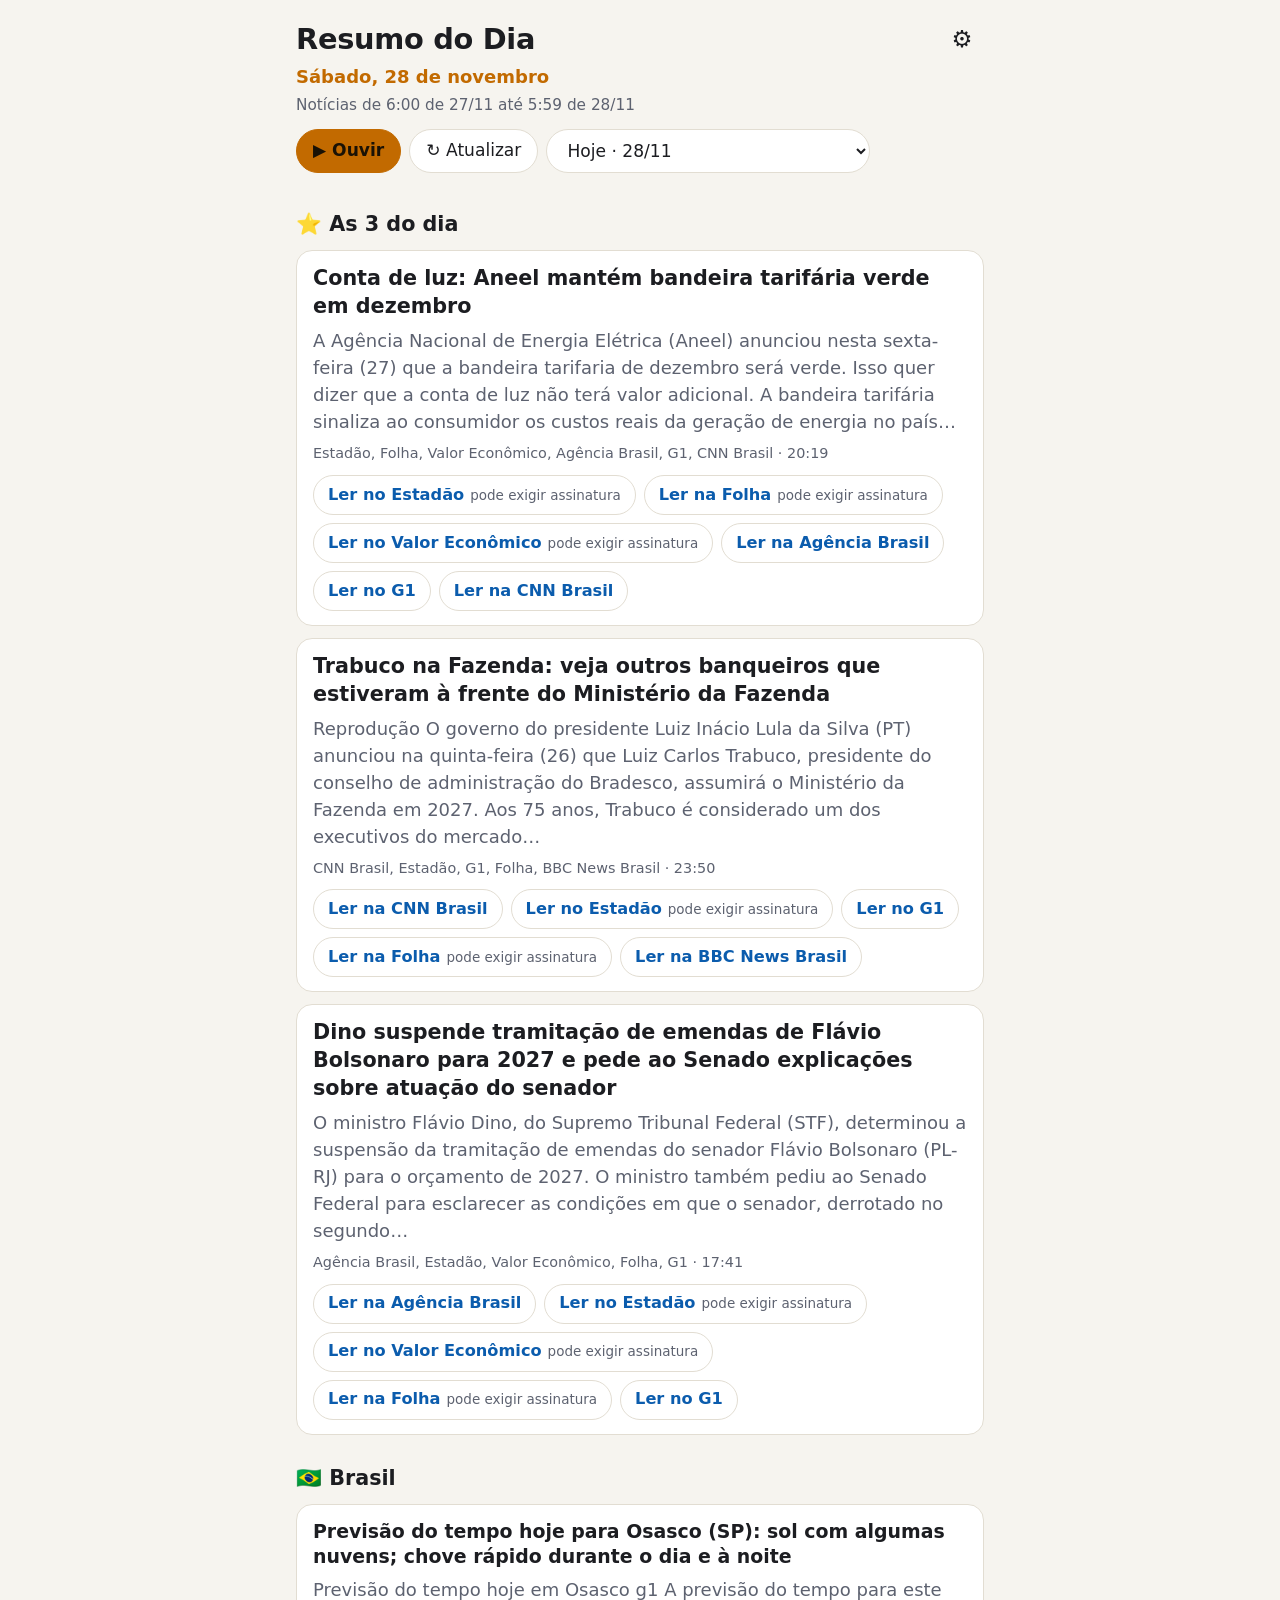
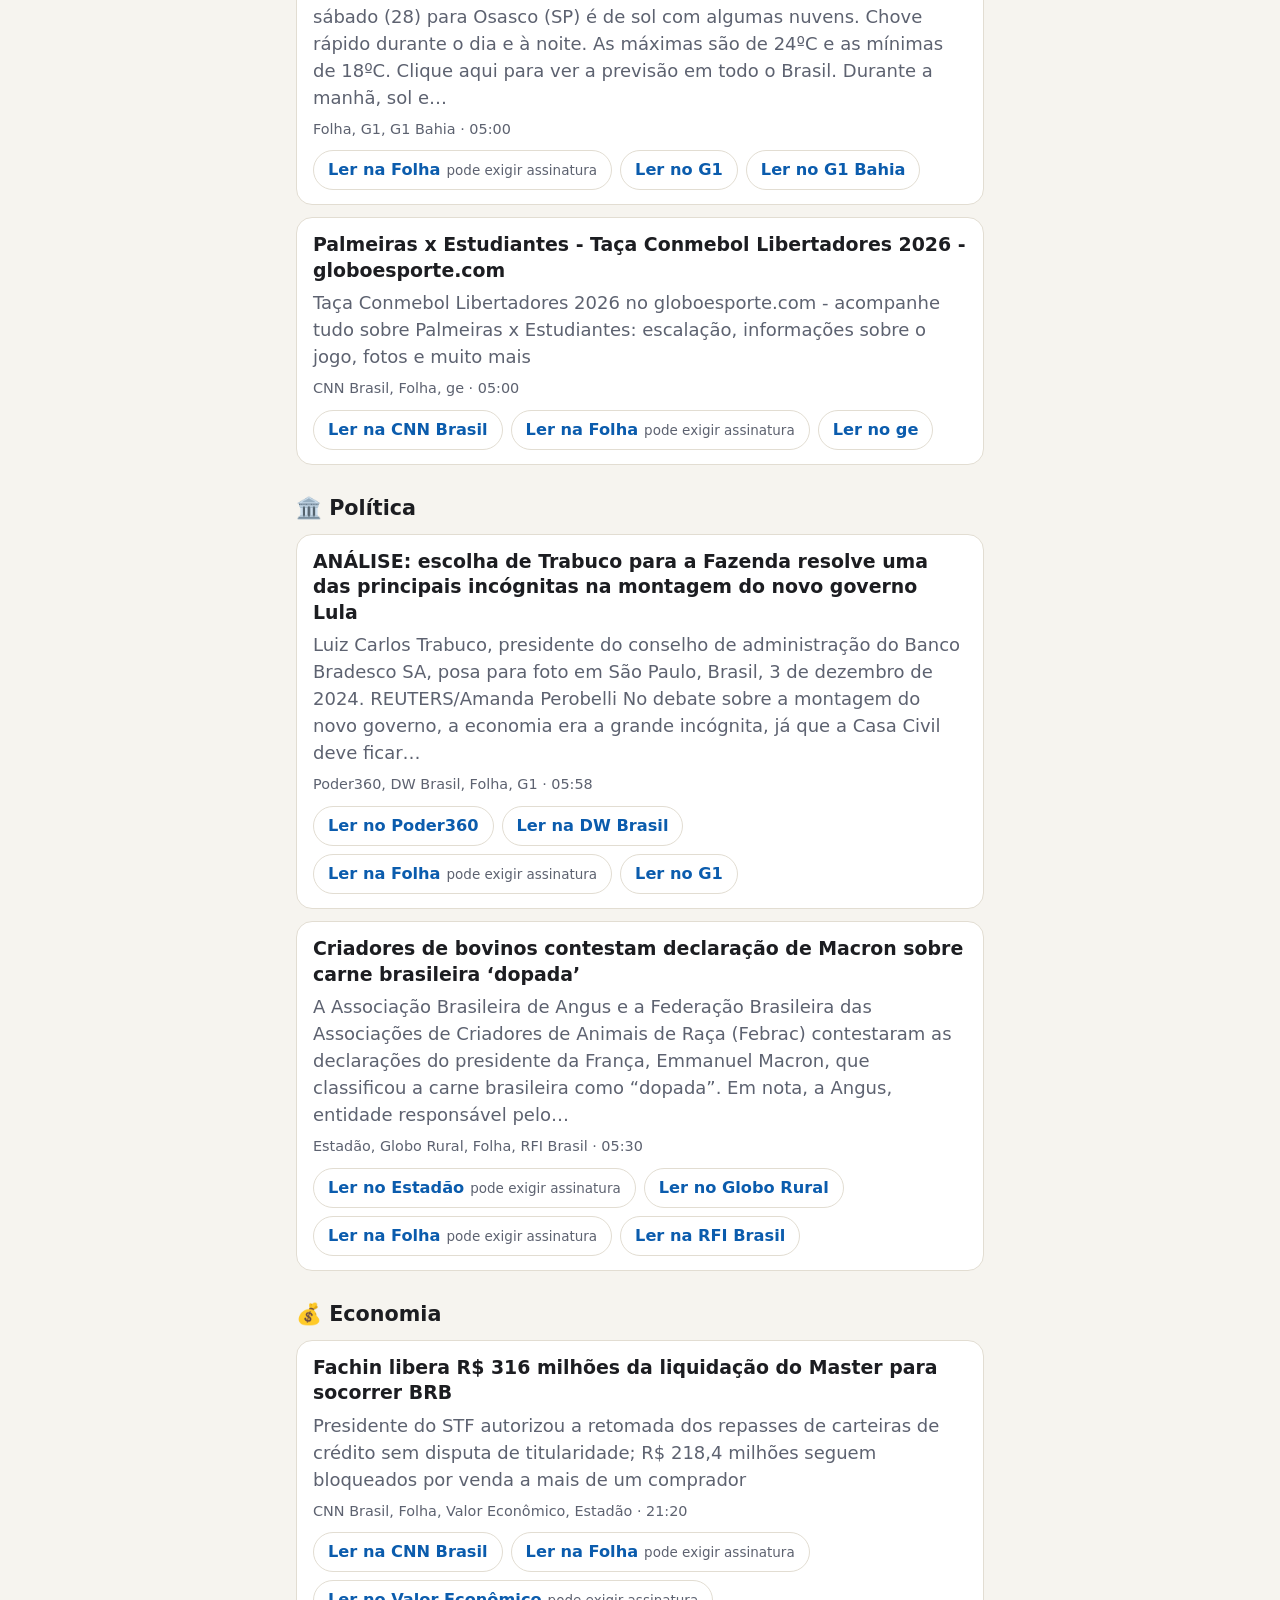
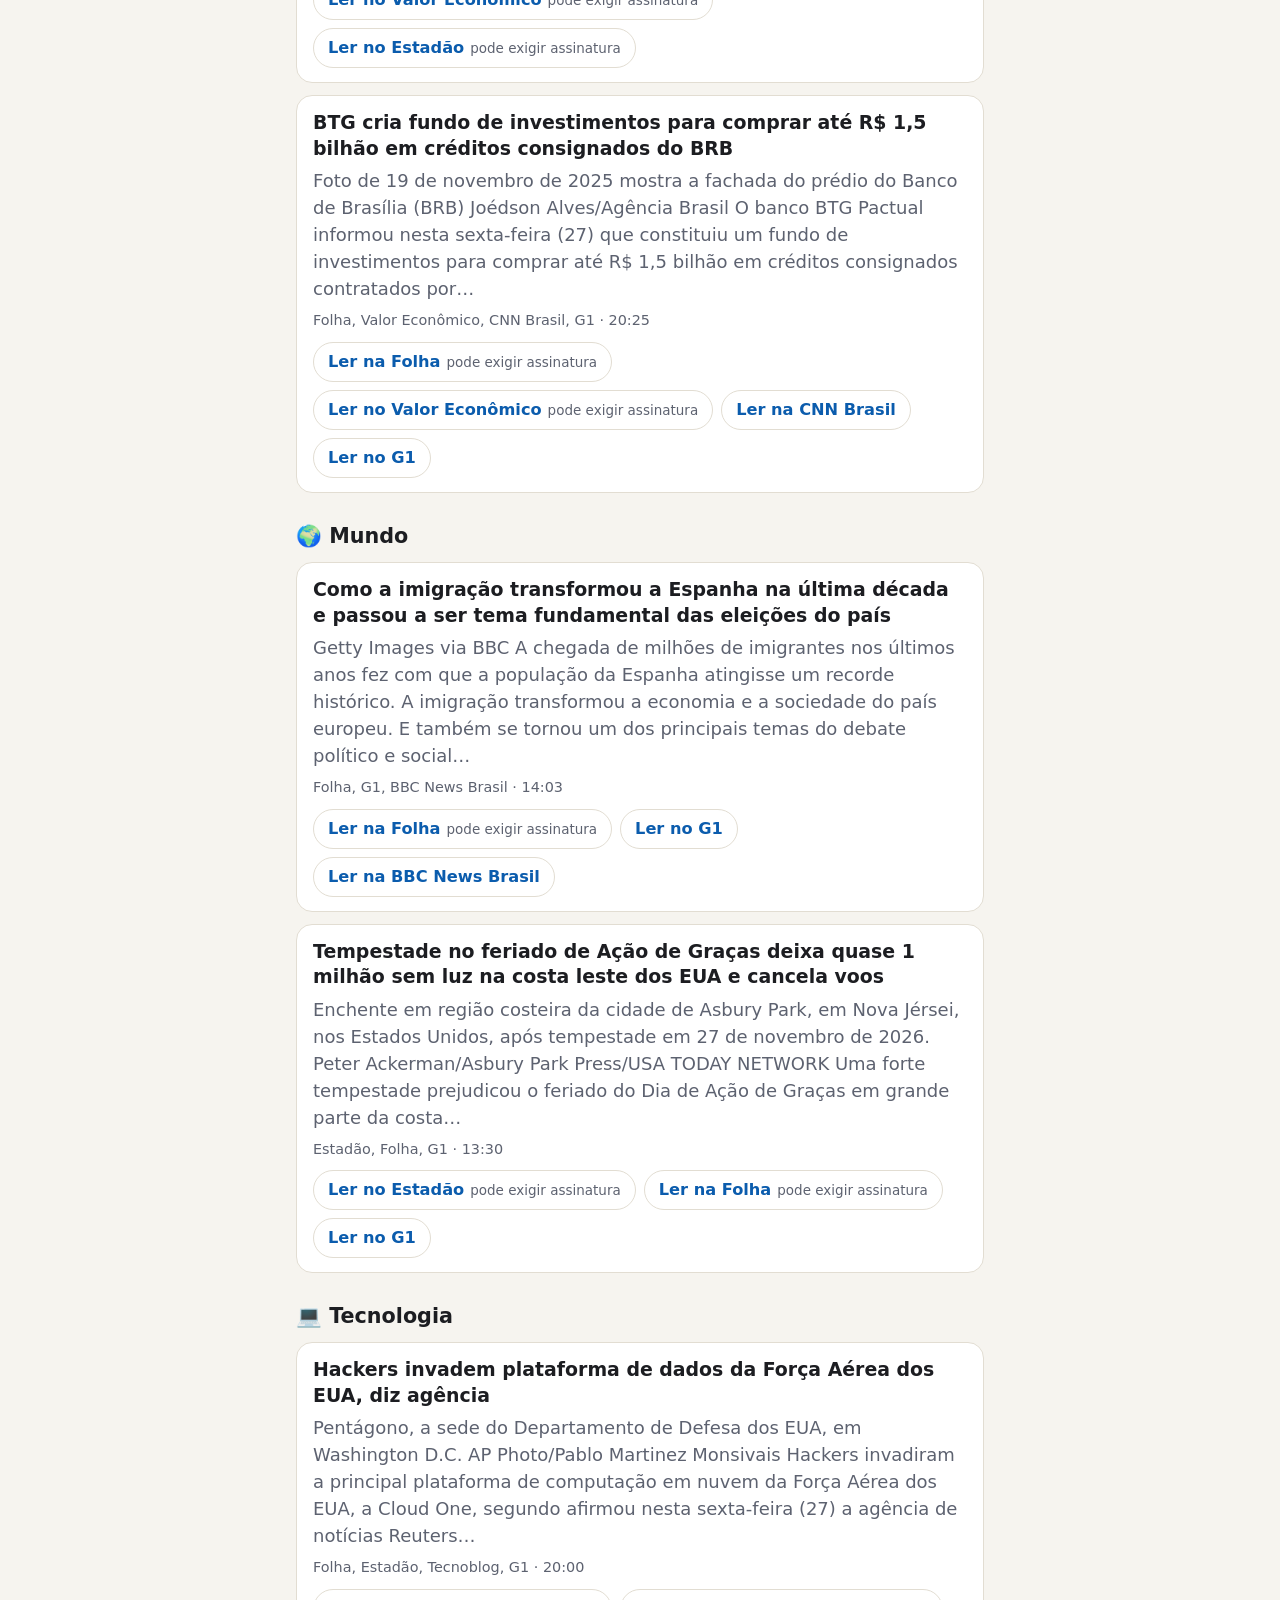
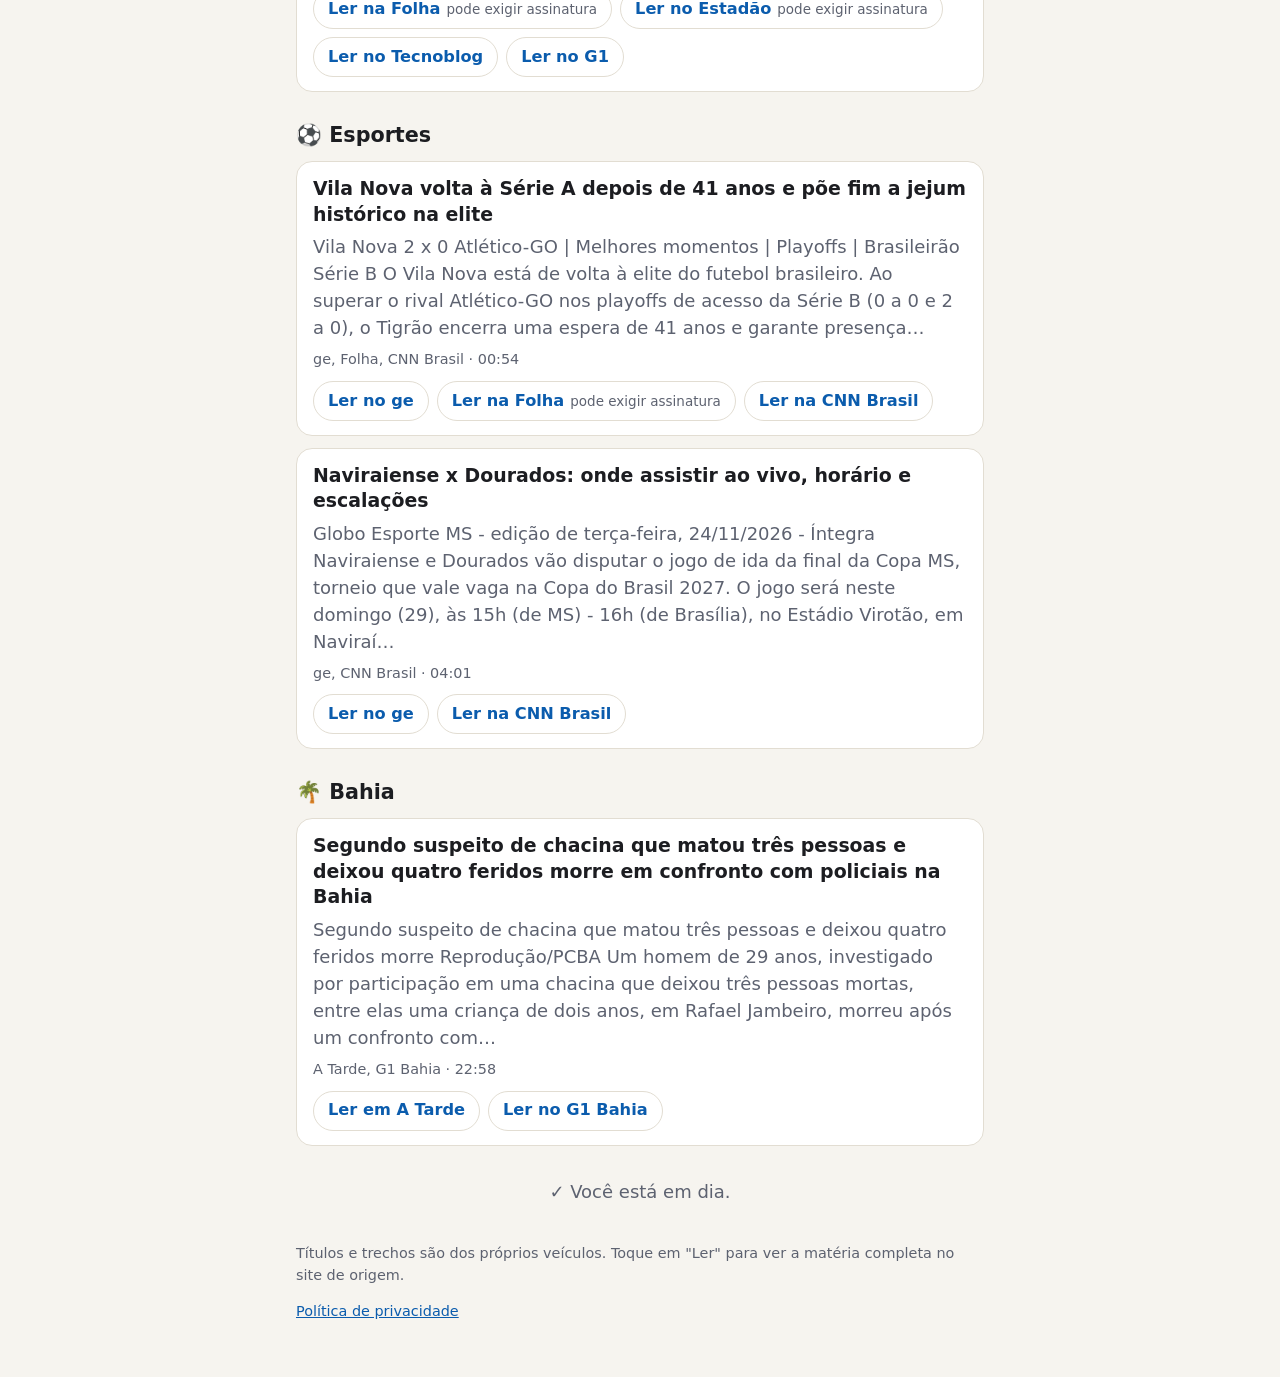
<file: index.html>
<!DOCTYPE html>
<html lang="pt-BR">
<head>
  <meta charset="utf-8">
  <meta name="viewport" content="width=device-width, initial-scale=1, viewport-fit=cover">
  <title>Resumo do Dia</title>
  <meta name="description" content="As principais notícias das últimas 24 horas, prontas às 6:00.">
  <meta name="theme-color" content="#14161c">
  <link rel="manifest" href="manifest.webmanifest">
  <link rel="icon" href="icones/icone-192.png">
  <link rel="apple-touch-icon" href="icones/icone-180.png">
  <meta name="apple-mobile-web-app-capable" content="yes">
  <meta name="apple-mobile-web-app-title" content="Resumo">
  <link rel="stylesheet" href="estilo.css">
</head>
<body>
  <header class="topo">
    <div class="topo-linha">
      <div>
        <h1>Resumo do Dia</h1>
        <p id="data-edicao" class="data">Carregando…</p>
      </div>
      <button id="btn-config" class="icone" aria-label="Configurações" title="Configurações">⚙︎</button>
    </div>
    <p id="janela" class="janela"></p>
    <div class="acoes">
      <button id="btn-ouvir" class="botao principal">▶ Ouvir</button>
      <button id="btn-atualizar" class="botao">↻ Atualizar</button>
      <select id="historico" class="botao" aria-label="Edições anteriores"></select>
    </div>
  </header>

  <div id="player" class="player" hidden>
    <button id="pl-voltar" class="icone" aria-label="Notícia anterior">⏮</button>
    <button id="pl-pausar" class="icone" aria-label="Pausar">⏸</button>
    <button id="pl-avancar" class="icone" aria-label="Próxima notícia">⏭</button>
    <span id="pl-status" class="pl-status"></span>
    <button id="pl-parar" class="icone" aria-label="Parar">✕</button>
  </div>

  <main id="conteudo">
    <div id="aviso" class="aviso" hidden></div>
    <section id="sec-tres" hidden>
      <h2 class="titulo-secao">⭐ As 3 do dia</h2>
      <div id="tres" class="lista"></div>
    </section>
    <div id="categorias"></div>
    <section id="sec-temas" hidden>
      <h2 class="titulo-secao">🎯 Meus temas</h2>
      <div id="temas"></div>
    </section>
    <section id="sec-boas" hidden>
      <h2 class="titulo-secao">🌱 Boas notícias</h2>
      <p class="nota">Selecionadas e verificadas pelo Vagalume Daily.</p>
      <div id="boas" class="lista"></div>
    </section>
    <p id="fim" class="fim" hidden>✓ Você está em dia.</p>
  </main>

  <footer class="rodape">
    <p id="indisponiveis" class="indisponiveis"></p>
    <p>Títulos e trechos são dos próprios veículos. Toque em "Ler" para ver a matéria completa no site de origem.</p>
    <p><a href="privacidade.html">Política de privacidade</a></p>
  </footer>

  <dialog id="config">
    <form method="dialog" class="config">
      <h2>Configurações</h2>

      <label class="chave"><input type="checkbox" id="cfg-boas"> Mostrar <b>Boas notícias</b></label>
      <label class="chave"><input type="checkbox" id="cfg-temas"> Mostrar <b>Meus temas</b></label>

      <fieldset id="cfg-temas-box">
        <legend>Meus temas</legend>
        <p class="nota">Um tema por linha: <code>Nome: palavra, palavra, palavra</code></p>
        <textarea id="cfg-temas-texto" rows="6"></textarea>
        <button type="button" id="cfg-temas-padrao" class="botao pequeno">Voltar aos temas sugeridos</button>
      </fieldset>

      <fieldset>
        <legend>Fontes</legend>
        <p class="nota">Desmarque um veículo para não ver as notícias dele.</p>
        <div id="cfg-fontes" class="fontes"></div>
      </fieldset>

      <label class="chave">Tamanho da letra
        <select id="cfg-letra">
          <option value="1">Normal</option>
          <option value="1.12">Grande</option>
          <option value="1.25">Muito grande</option>
        </select>
      </label>

      <div class="acoes">
        <button value="ok" id="cfg-salvar" class="botao principal">Salvar</button>
        <button value="cancelar" class="botao">Cancelar</button>
      </div>
    </form>
  </dialog>

  <script src="app.js"></script>
</body>
</html>
</file>
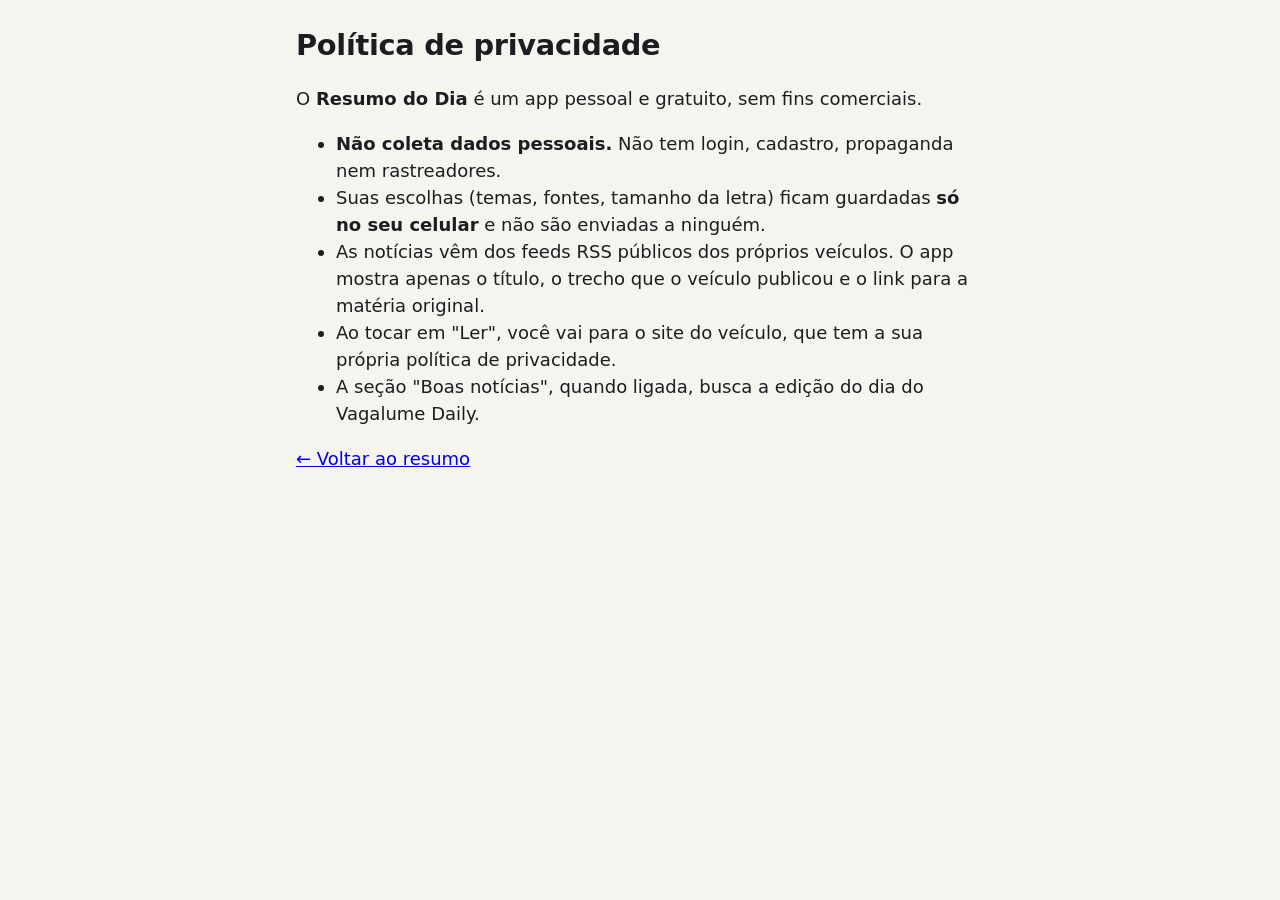
<file: privacidade.html>
<!DOCTYPE html>
<html lang="pt-BR">
<head>
  <meta charset="utf-8">
  <meta name="viewport" content="width=device-width, initial-scale=1">
  <title>Política de privacidade · Resumo do Dia</title>
  <link rel="stylesheet" href="estilo.css">
</head>
<body>
  <main>
    <h1 style="margin-top:24px">Política de privacidade</h1>
    <p>O <b>Resumo do Dia</b> é um app pessoal e gratuito, sem fins comerciais.</p>
    <ul>
      <li><b>Não coleta dados pessoais.</b> Não tem login, cadastro, propaganda nem rastreadores.</li>
      <li>Suas escolhas (temas, fontes, tamanho da letra) ficam guardadas <b>só no seu celular</b> e não são enviadas a ninguém.</li>
      <li>As notícias vêm dos feeds RSS públicos dos próprios veículos. O app mostra apenas o título, o trecho que o veículo publicou e o link para a matéria original.</li>
      <li>Ao tocar em "Ler", você vai para o site do veículo, que tem a sua própria política de privacidade.</li>
      <li>A seção "Boas notícias", quando ligada, busca a edição do dia do Vagalume Daily.</li>
    </ul>
    <p><a href="./">← Voltar ao resumo</a></p>
  </main>
</body>
</html>
</file>
<file: estilo.css>
:root {
  --fundo: #14161c;
  --cartao: #1e2129;
  --borda: #2c303a;
  --texto: #eceef2;
  --suave: #a3a9b6;
  --destaque: #f4a63a;
  --link: #8cc4ff;
  --escala: 1;
  color-scheme: dark;
}
@media (prefers-color-scheme: light) {
  :root {
    --fundo: #f6f4ef; --cartao: #ffffff; --borda: #e2ddd2;
    --texto: #1c1d21; --suave: #5d6270; --destaque: #c26a00; --link: #0b5cad;
    color-scheme: light;
  }
}
* { box-sizing: border-box; }
[hidden] { display: none !important; }
html { font-size: calc(18px * var(--escala)); }
body {
  margin: 0; background: var(--fundo); color: var(--texto);
  font-family: system-ui, -apple-system, "Segoe UI", Roboto, sans-serif;
  line-height: 1.5;
  padding: env(safe-area-inset-top) env(safe-area-inset-right) env(safe-area-inset-bottom) env(safe-area-inset-left);
}
main, .topo, .rodape { max-width: 720px; margin: 0 auto; padding: 0 16px; }

.topo { padding-top: 18px; padding-bottom: 8px; }
.topo-linha { display: flex; justify-content: space-between; align-items: flex-start; }
h1 { margin: 0; font-size: 1.6rem; letter-spacing: -0.01em; }
.data { margin: 2px 0 0; color: var(--destaque); font-weight: 600; }
.data::first-letter { text-transform: uppercase; }
.janela { margin: 4px 0 12px; color: var(--suave); font-size: .85rem; }

.acoes { display: flex; gap: 8px; flex-wrap: wrap; }
.botao {
  font: inherit; font-size: .95rem; color: var(--texto); background: var(--cartao);
  border: 1px solid var(--borda); border-radius: 999px; padding: 8px 16px; cursor: pointer;
  min-height: 44px;
}
.botao.principal { background: var(--destaque); border-color: var(--destaque); color: #1a1205; font-weight: 700; }
.botao.pequeno { font-size: .85rem; min-height: 36px; padding: 4px 12px; margin-top: 8px; }
.icone {
  font: inherit; font-size: 1.3rem; background: none; border: none; color: var(--texto);
  min-width: 44px; min-height: 44px; cursor: pointer; border-radius: 12px;
}

.player {
  position: sticky; top: 0; z-index: 5; display: flex; align-items: center; gap: 4px;
  max-width: 720px; margin: 8px auto; padding: 4px 8px;
  background: var(--cartao); border: 1px solid var(--borda); border-radius: 16px;
}
.pl-status { flex: 1; font-size: .85rem; color: var(--suave); overflow: hidden; white-space: nowrap; text-overflow: ellipsis; }

.titulo-secao { font-size: 1.15rem; margin: 28px 0 10px; }
.lista { display: grid; gap: 12px; }

.cartao {
  background: var(--cartao); border: 1px solid var(--borda); border-radius: 16px; padding: 14px 16px;
  scroll-margin-top: 80px; transition: border-color .2s;
}
.cartao.lendo { border-color: var(--destaque); box-shadow: 0 0 0 2px var(--destaque) inset; }
.cartao h3 { margin: 0 0 6px; font-size: 1.05rem; line-height: 1.35; }
.tres .cartao h3 { font-size: 1.15rem; }
.cartao p { margin: 0 0 8px; color: var(--suave); }
.meta { font-size: .8rem; color: var(--suave); margin-bottom: 10px; }
.ler { display: flex; flex-wrap: wrap; gap: 8px; }
.ler a {
  display: inline-flex; align-items: center; min-height: 40px; padding: 6px 14px;
  border: 1px solid var(--borda); border-radius: 999px; color: var(--link);
  text-decoration: none; font-size: .9rem; font-weight: 600;
}
.ler a small { font-weight: 400; color: var(--suave); margin-left: 6px; font-size: .75rem; }

.tema { margin-bottom: 18px; }
.tema h4 { margin: 0 0 8px; font-size: 1rem; color: var(--destaque); }
.nada { color: var(--suave); font-style: italic; margin: 0; }
.nota { color: var(--suave); font-size: .85rem; margin: 0 0 10px; }

.aviso {
  margin-top: 16px; padding: 12px 14px; border-radius: 14px;
  background: color-mix(in srgb, var(--destaque) 15%, var(--cartao)); border: 1px solid var(--destaque);
}
.fim { text-align: center; color: var(--suave); margin: 32px 0 8px; }
.rodape { color: var(--suave); font-size: .8rem; padding-top: 16px; padding-bottom: 40px; }
.rodape a { color: var(--link); }
.indisponiveis:empty { display: none; }

dialog {
  width: min(560px, 94vw); max-height: 90vh; border: 1px solid var(--borda); border-radius: 18px;
  background: var(--fundo); color: var(--texto); padding: 0;
}
dialog::backdrop { background: rgba(0,0,0,.55); }
.config { padding: 18px; display: grid; gap: 14px; }
.config h2 { margin: 0; }
.chave { display: flex; align-items: center; gap: 10px; }
.chave input { width: 22px; height: 22px; }
.chave select { font: inherit; margin-left: auto; padding: 6px; border-radius: 8px; }
fieldset { border: 1px solid var(--borda); border-radius: 12px; padding: 10px 12px; }
textarea { width: 100%; font: inherit; font-size: .85rem; background: var(--cartao); color: var(--texto); border: 1px solid var(--borda); border-radius: 10px; padding: 8px; }
.fontes { display: grid; grid-template-columns: repeat(auto-fill, minmax(150px, 1fr)); gap: 6px; font-size: .9rem; }
.fontes label { display: flex; gap: 6px; align-items: center; }
</file>
